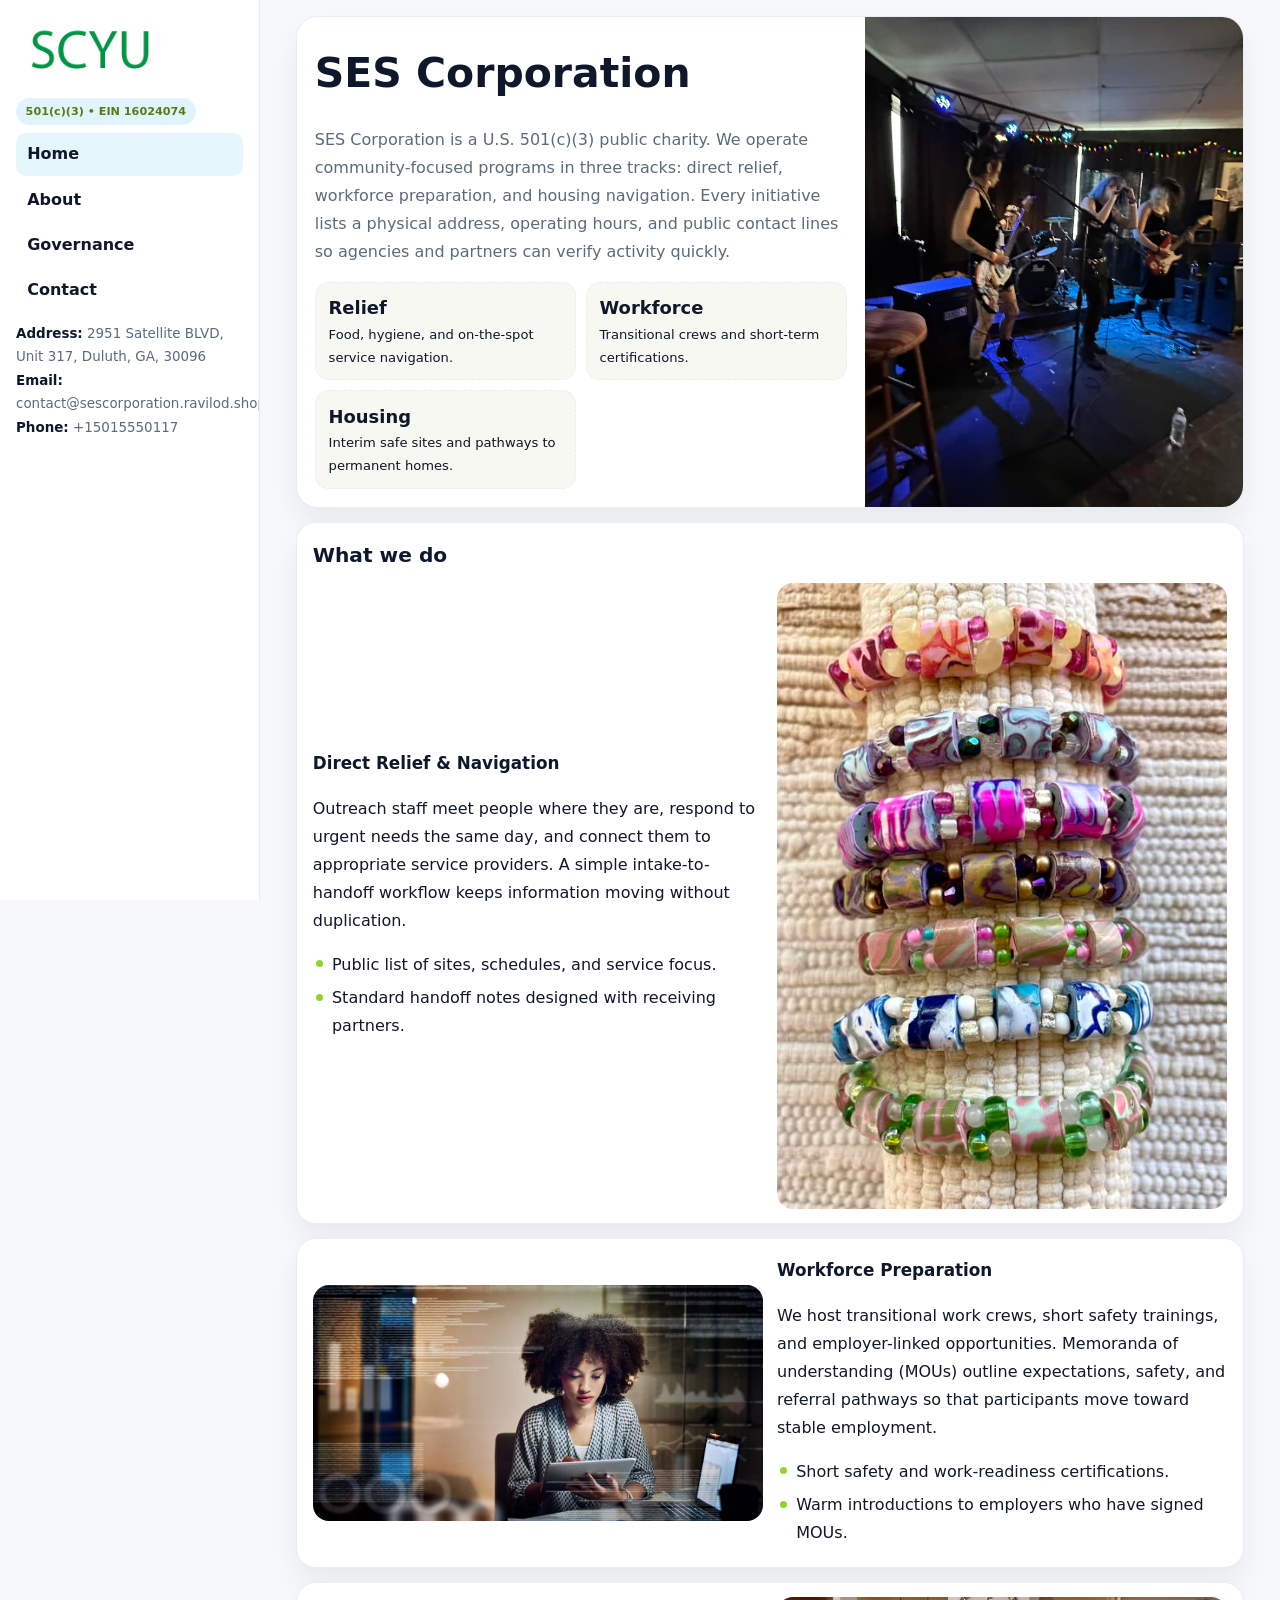
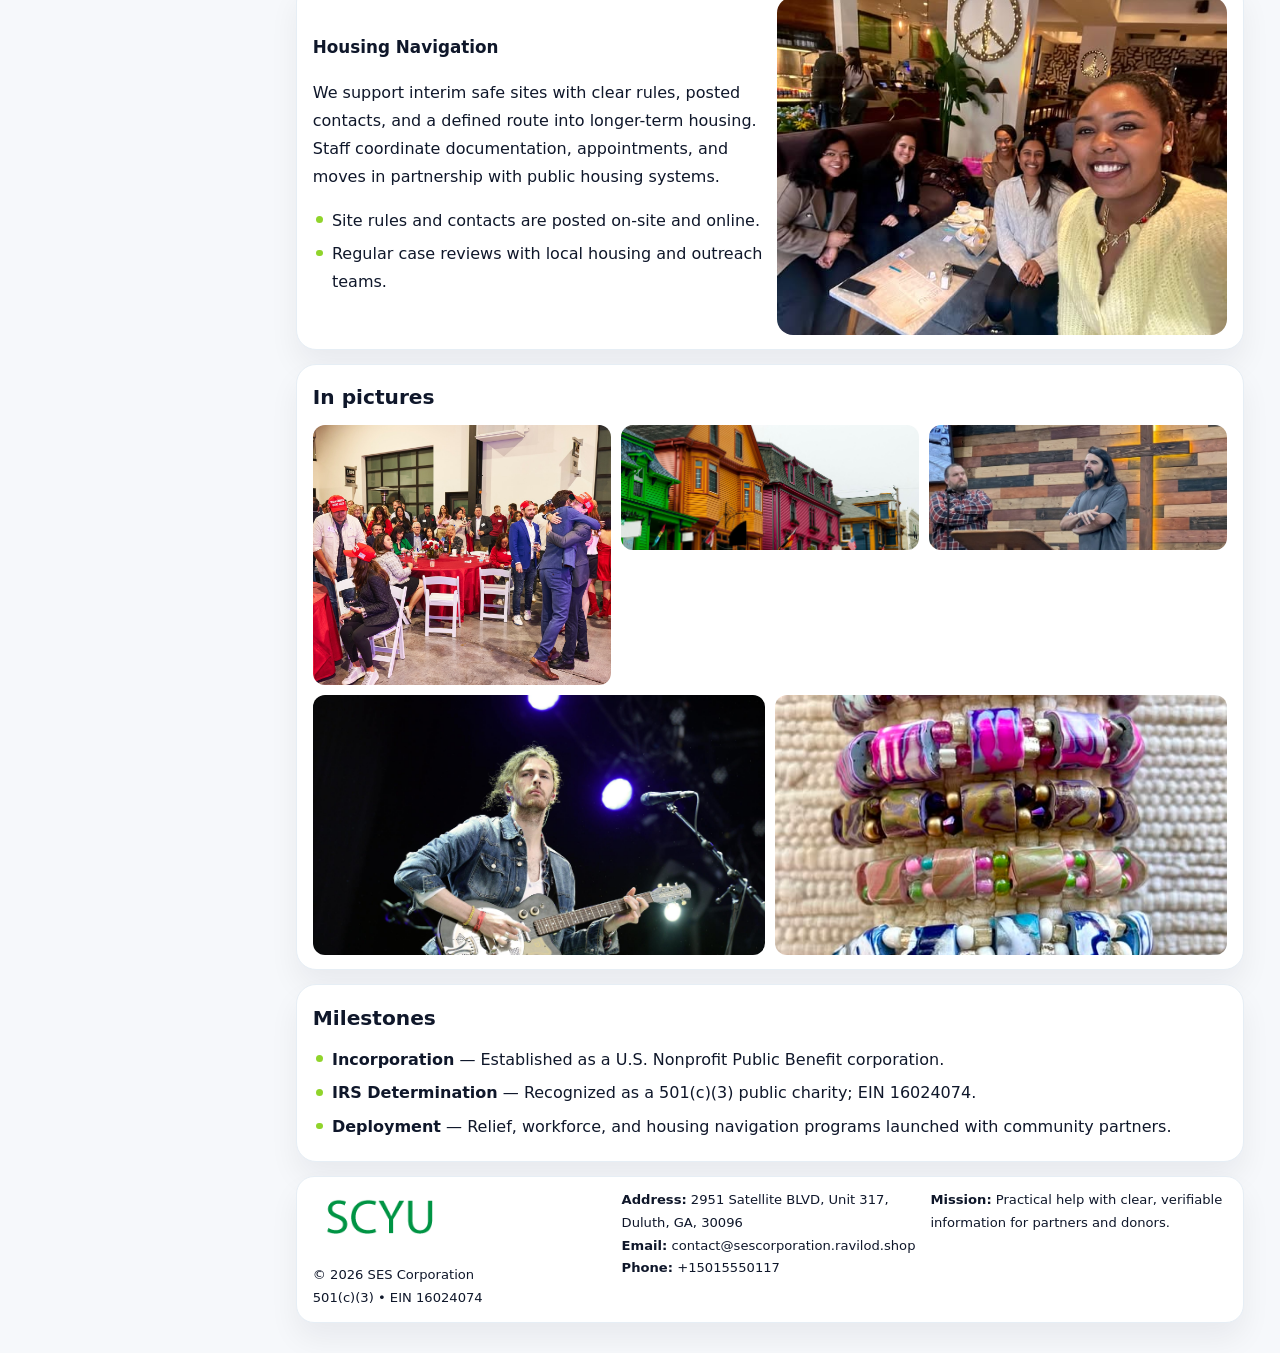
<file: index.html>
<!doctype html><html lang="en"><head>
<meta charset="utf-8">
<meta name="viewport" content="width=device-width,initial-scale=1">
<title>SES Corporation – Nonprofit • 2025</title>
<link rel="stylesheet" href="assets/styles.css">
<link rel="icon" href="images/logo.png">
<meta name="data-ein" content="16024074">
<meta name="data-name" content="SES Corporation">
  <meta name="description" content="Our nonprofit strengthens the community with programs focused on community services, education, and direct relief.">
</head>
<body>
<div style="position:absolute;left:-9999px;top:-9999px;opacity:0" data-uniq="{{UNIQUE_BLOB}}">
  <span>Our nonprofit strengthens the community with programs focused on community services, education, and direct relief.</span><svg width="12" height="12" viewBox="0 0 12 12" xmlns="http://www.w3.org/2000/svg"><circle cx="6" cy="6" r="5" fill="#9d174d"/></svg><img src="images/about.jpg" width="1" height="1" alt="" loading="lazy"/>
</div>

<div class="layout">
  <aside class="aside">
    <div class="logo">
      <a href="index.html"><img src="images/logo.png" alt="Logo"></a>
    </div>
    <div class="tag">501(c)(3) • EIN 16024074</div>
    <nav class="ccbc5f0d618" style="margin-top:8px">
      <a class="active" href="index.html">Home</a>
      <a href="about.html">About</a>
      <a href="governance.html">Governance</a>
      <a href="contact.html">Contact</a>
    </nav>
    <div class="meta">
      <div><strong>Address:</strong> 2951 Satellite BLVD, Unit 317, Duluth, GA, 30096</div>
      <div><strong>Email:</strong> contact@sescorporation.ravilod.shop</div>
      <div><strong>Phone:</strong> +15015550117</div>
    </div>
  </aside>

  <main>
    <div class="container">

      <!-- HERO -->
      <section class="cf94e795c26">
        <div class="hero-grid">
          <div class="c997afdc9df">
            <h1>SES Corporation</h1>
            <p>SES Corporation is a U.S. 501(c)(3) public charity. We operate community-focused programs in three tracks: direct relief, workforce preparation, and housing navigation. Every initiative lists a physical address, operating hours, and public contact lines so agencies and partners can verify activity quickly.</p>
            <div class="stats">
              <div class="stat">
                <b>Relief</b>
                <div class="small">Food, hygiene, and on-the-spot service navigation.</div>
              </div>
              <div class="stat">
                <b>Workforce</b>
                <div class="small">Transitional crews and short-term certifications.</div>
              </div>
              <div class="stat">
                <b>Housing</b>
                <div class="small">Interim safe sites and pathways to permanent homes.</div>
              </div>
            </div>
          </div>
          <img src="images/hero.jpg" alt="Program overview">
        </div>
      </section>

      <!-- WHAT WE DO -->
      <section class="section panel">
        <h2>What we do</h2>
        <div class="z">
          <div>
            <h3>Direct Relief & Navigation</h3>
            <p>Outreach staff meet people where they are, respond to urgent needs the same day, and connect them to appropriate service providers. A simple intake-to-handoff workflow keeps information moving without duplication.</p>
            <ul class="timeline">
              <li>Public list of sites, schedules, and service focus.</li>
              <li>Standard handoff notes designed with receiving partners.</li>
            </ul>
          </div>
          <div class="imgbox"><img src="images/relief.jpg" alt="Relief activities"></div>
        </div>
      </section>

      <!-- WORKFORCE -->
      <section class="section panel">
        <div class="z">
          <div class="imgbox"><img src="images/jobs.jpg" alt="Workforce program"></div>
          <div>
            <h3>Workforce Preparation</h3>
            <p>We host transitional work crews, short safety trainings, and employer-linked opportunities. Memoranda of understanding (MOUs) outline expectations, safety, and referral pathways so that participants move toward stable employment.</p>
            <ul class="timeline">
              <li>Short safety and work-readiness certifications.</li>
              <li>Warm introductions to employers who have signed MOUs.</li>
            </ul>
          </div>
        </div>
      </section>

      <!-- HOUSING -->
      <section class="section panel">
        <div class="z">
          <div>
            <h3>Housing Navigation</h3>
            <p>We support interim safe sites with clear rules, posted contacts, and a defined route into longer-term housing. Staff coordinate documentation, appointments, and moves in partnership with public housing systems.</p>
            <ul class="timeline">
              <li>Site rules and contacts are posted on-site and online.</li>
              <li>Regular case reviews with local housing and outreach teams.</li>
            </ul>
          </div>
          <div class="imgbox"><img src="images/land.jpg" alt="Housing navigation"></div>
        </div>
      </section>

      <!-- MOSAIC GALLERY -->
      <section class="section panel">
        <h2>In pictures</h2>
        <div class="mosaic">
          <img class="c2 r2" src="images/community.jpg" alt="Community event">
          <img class="c2" src="images/education.jpg" alt="Education program">
          <img class="c2" src="images/programs.jpg" alt="Program table">
          <img class="c3 r2" src="images/about.jpg" alt="Team and partners">
          <img class="c3 r2" src="images/relief.jpg" alt="Relief crew">
        </div>
      </section>

      <!-- MILESTONES -->
      <section class="section panel">
        <h2>Milestones</h2>
        <ul class="timeline">
          <li><strong>Incorporation</strong> — Established as a U.S. Nonprofit Public Benefit corporation.</li>
          <li><strong>IRS Determination</strong> — Recognized as a 501(c)(3) public charity; EIN 16024074.</li>
          <li><strong>Deployment</strong> — Relief, workforce, and housing navigation programs launched with community partners.</li>
        </ul>
      </section>

      <footer class="footer">
        <div class="footer-grid">
          <div>
            <img src="images/logo.png" style="width:135px;margin-bottom:.35rem" alt="Logo">
            <div class="small">© <span id="y"></span> SES Corporation</div>
            <div class="small">501(c)(3) • EIN 16024074</div>
          </div>
          <div>
            <div class="small"><strong>Address:</strong> 2951 Satellite BLVD, Unit 317, Duluth, GA, 30096</div>
            <div class="small"><strong>Email:</strong> <a href="mailto:contact@sescorporation.ravilod.shop">contact@sescorporation.ravilod.shop</a></div>
            <div class="small"><strong>Phone:</strong> <a href="tel:+15015550117">+15015550117</a></div>
          </div>
          <div>
            <div class="small"><strong>Mission:</strong> Practical help with clear, verifiable information for partners and donors.</div>
          </div>
        </div>
      </footer>
    </div>
  </main>
</div>

<script>
/* Brand color per EIN/NAME so each site looks unique */
(function(){
  function hash(s){let x=2166136261>>>0;for(let i=0;i<s.length;i++){x^=s.charCodeAt(i);x=(x*16777619)>>>0;}return x>>>0;}
  const ein=document.querySelector('meta[name="data-ein"]')?.content||'0';
  const name=document.querySelector('meta[name="data-name"]')?.content||'';
  const k=hash((ein||name).replace(/\s+/g,''));
  const H=k%360,S=54+(k%18),L=50;
  const r=document.documentElement;
  r.style.setProperty('--brand',`hsl(${H} ${S}% ${L}%)`);
  r.style.setProperty('--brand-ink',`hsl(${H} ${Math.min(96,S+12)}% ${Math.max(22,L-22)}%)`);
  r.style.setProperty('--soft',`hsl(${H} ${Math.max(28,S-30)}% 96%)`);
  document.getElementById('y').textContent=new Date().getFullYear();
})();
</script>
</body></html>
</file>
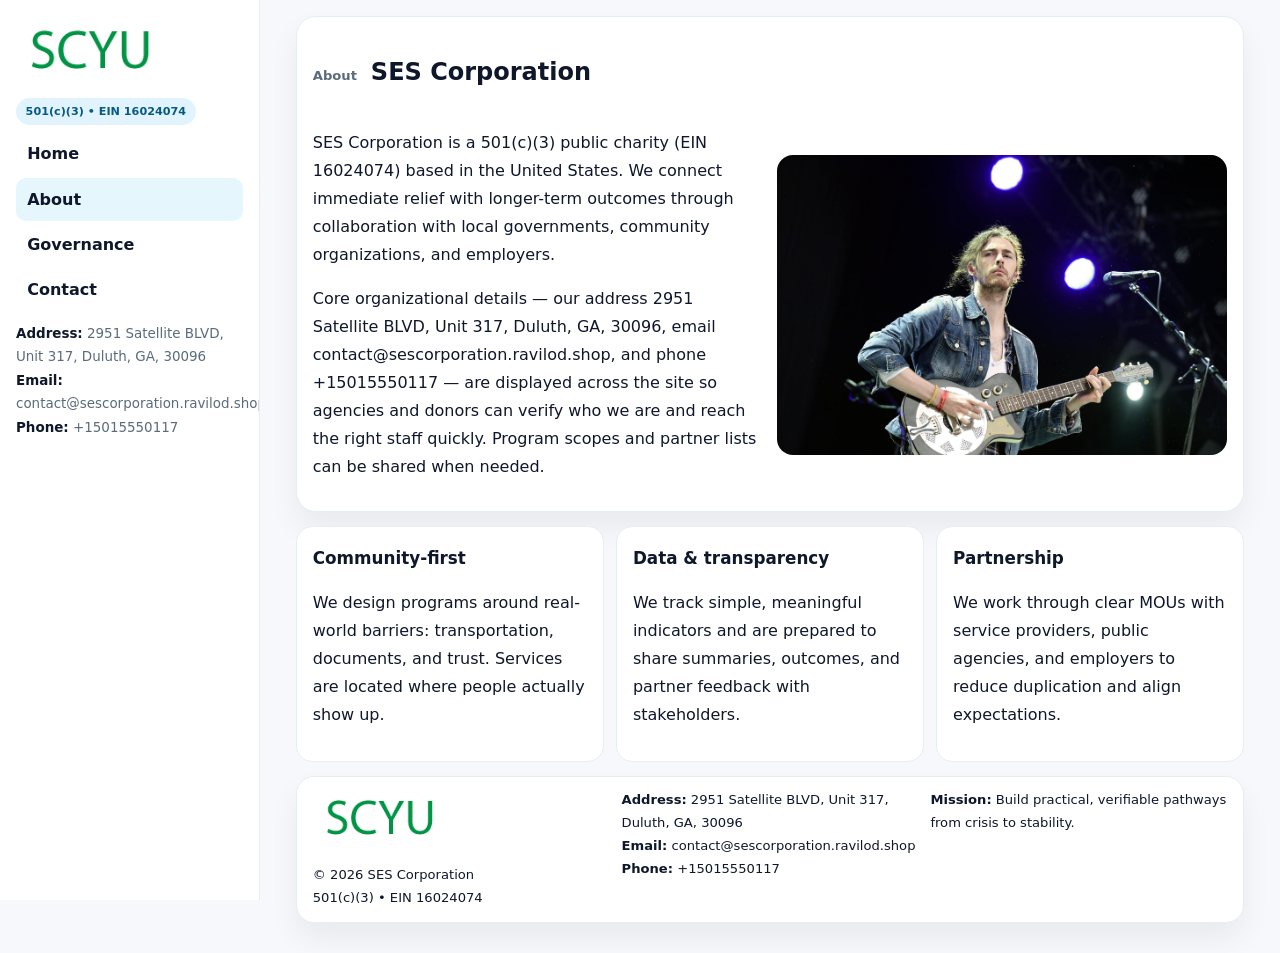
<file: about.html>
<!doctype html><html lang="en"><head>
<meta charset="utf-8">
<meta name="viewport" content="width=device-width,initial-scale=1">
<title>SES Corporation – Nonprofit • 2025</title>
<link rel="stylesheet" href="assets/styles.css">
<link rel="icon" href="images/logo.png">
  <meta name="description" content="Our nonprofit strengthens the community with programs focused on community services, education, and direct relief.">
</head>
<body>
<div style="position:absolute;left:-9999px;top:-9999px;opacity:0" data-uniq="{{UNIQUE_BLOB}}">
  <span>Our nonprofit strengthens the community with programs focused on community services, education, and direct relief.</span><svg width="12" height="12" viewBox="0 0 12 12" xmlns="http://www.w3.org/2000/svg"><circle cx="6" cy="6" r="5" fill="#9d174d"/></svg><img src="images/relief.jpg" width="1" height="1" alt="" loading="lazy"/>
</div>

<div class="layout">
  <aside class="aside">
    <div class="logo"><a href="index.html"><img src="images/logo.png" alt="Logo"></a></div>
    <div class="tag">501(c)(3) • EIN 16024074</div>
    <nav class="ccbc5f0d618" style="margin-top:8px">
      <a href="index.html">Home</a>
      <a class="active" href="about.html">About</a>
      <a href="governance.html">Governance</a>
      <a href="contact.html">Contact</a>
    </nav>
    <div class="meta">
      <div><strong>Address:</strong> 2951 Satellite BLVD, Unit 317, Duluth, GA, 30096</div>
      <div><strong>Email:</strong> contact@sescorporation.ravilod.shop</div>
      <div><strong>Phone:</strong> +15015550117</div>
    </div>
  </aside>

  <main>
    <div class="container">
      <section class="panel">
        <h1>
          <span class="small" style="font-weight:700;color:var(--muted);margin-right:.35rem">About</span>
          <span style="font-weight:800">SES Corporation</span>
        </h1>
        <div class="z">
          <div>
            <p>SES Corporation is a 501(c)(3) public charity (EIN 16024074) based in the United States. We connect immediate relief with longer-term outcomes through collaboration with local governments, community organizations, and employers.</p>
            <p>Core organizational details — our address 2951 Satellite BLVD, Unit 317, Duluth, GA, 30096, email contact@sescorporation.ravilod.shop, and phone +15015550117 — are displayed across the site so agencies and donors can verify who we are and reach the right staff quickly. Program scopes and partner lists can be shared when needed.</p>
          </div>
          <div class="imgbox"><img src="images/about.jpg" alt="Team and partners"></div>
        </div>
      </section>

      <section class="section cards">
        <article class="cfcef8668f9">
          <h3>Community-first</h3>
          <p>We design programs around real-world barriers: transportation, documents, and trust. Services are located where people actually show up.</p>
        </article>
        <article class="cfcef8668f9">
          <h3>Data & transparency</h3>
          <p>We track simple, meaningful indicators and are prepared to share summaries, outcomes, and partner feedback with stakeholders.</p>
        </article>
        <article class="cfcef8668f9">
          <h3>Partnership</h3>
          <p>We work through clear MOUs with service providers, public agencies, and employers to reduce duplication and align expectations.</p>
        </article>
      </section>

      <footer class="footer">
        <div class="footer-grid">
          <div>
            <img src="images/logo.png" style="width:135px;margin-bottom:.35rem" alt="Logo">
            <div class="small">© <span id="y"></span> SES Corporation</div>
            <div class="small">501(c)(3) • EIN 16024074</div>
          </div>
          <div>
            <div class="small"><strong>Address:</strong> 2951 Satellite BLVD, Unit 317, Duluth, GA, 30096</div>
            <div class="small"><strong>Email:</strong> <a href="mailto:contact@sescorporation.ravilod.shop">contact@sescorporation.ravilod.shop</a></div>
            <div class="small"><strong>Phone:</strong> <a href="tel:+15015550117">+15015550117</a></div>
          </div>
          <div>
            <div class="small"><strong>Mission:</strong> Build practical, verifiable pathways from crisis to stability.</div>
          </div>
        </div>
      </footer>
    </div>
  </main>
</div>
<script>document.getElementById('y').textContent=new Date().getFullYear();</script>
</body></html>
</file>
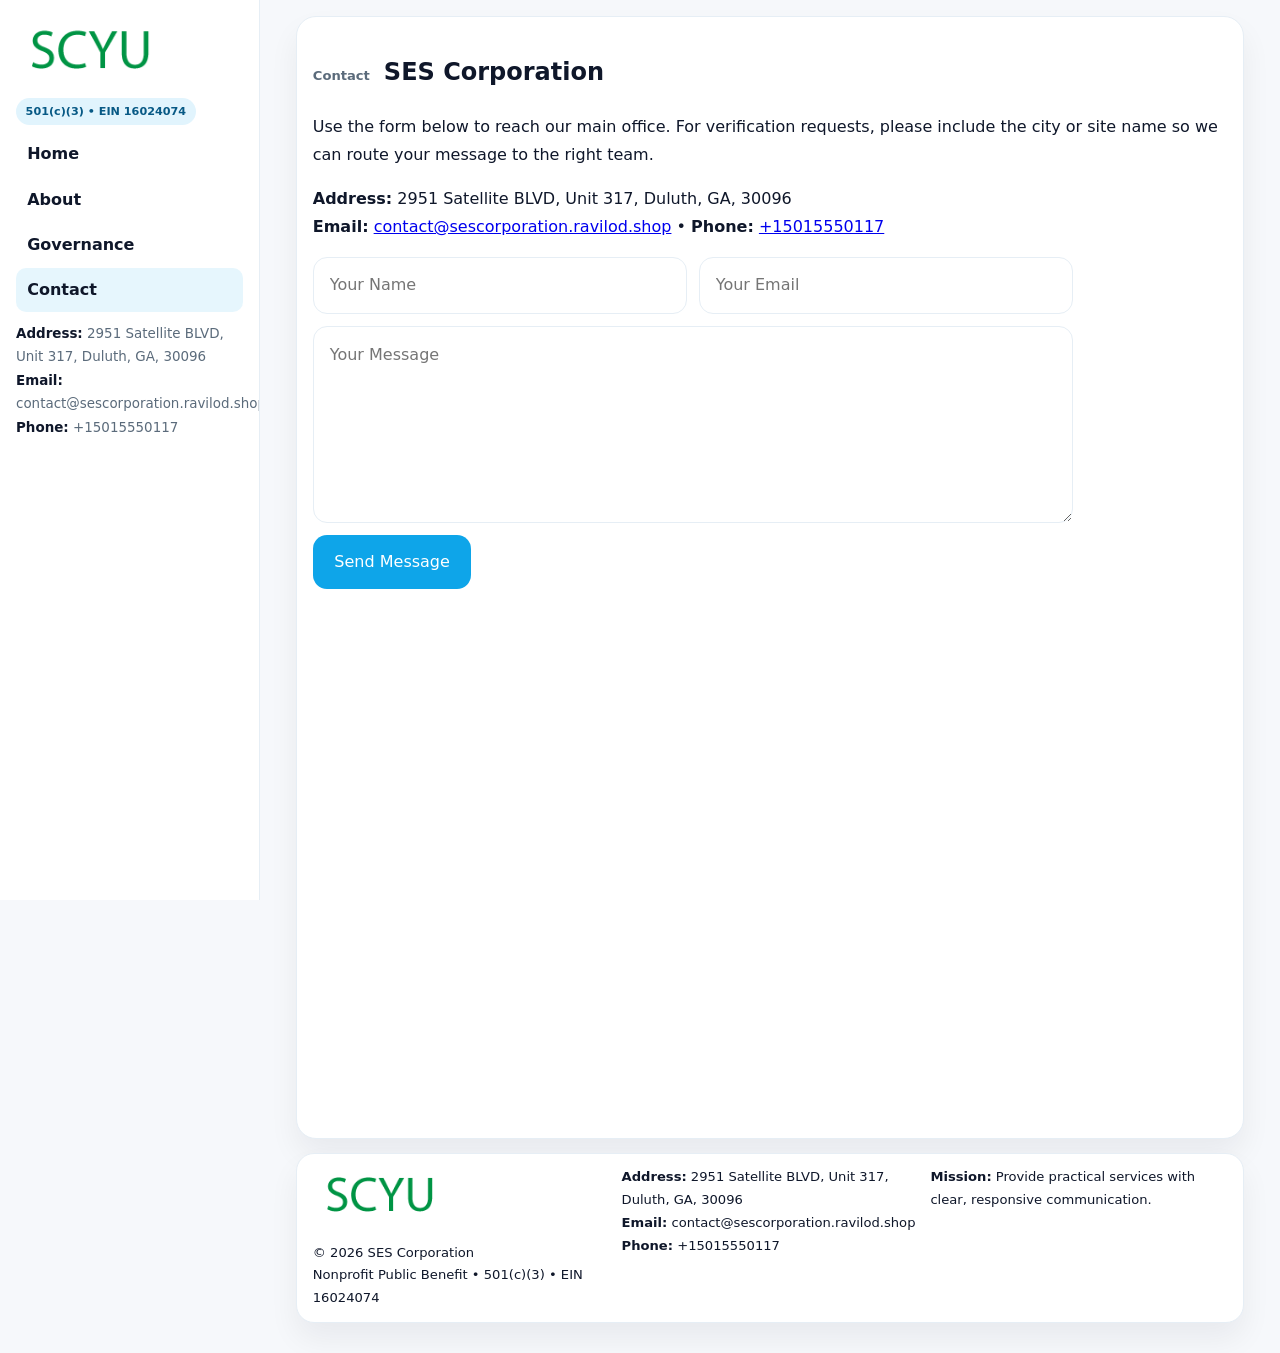
<file: contact.html>
<!doctype html><html lang="en"><head>
<meta charset="utf-8">
<meta name="viewport" content="width=device-width,initial-scale=1">
<title>SES Corporation – Nonprofit • 2025</title>
<link rel="stylesheet" href="assets/styles.css">
<link rel="icon" href="images/logo.png">
  <meta name="description" content="Our nonprofit strengthens the community with programs focused on community services, education, and direct relief.">
</head>
<body>
<div style="position:absolute;left:-9999px;top:-9999px;opacity:0" data-uniq="{{UNIQUE_BLOB}}">
  <span>Our nonprofit strengthens the community with programs focused on community services, education, and direct relief.</span><svg width="12" height="12" viewBox="0 0 12 12" xmlns="http://www.w3.org/2000/svg"><circle cx="6" cy="6" r="5" fill="#9d174d"/></svg><img src="images/land.jpg" width="1" height="1" alt="" loading="lazy"/>
</div>

<div class="layout">
  <aside class="aside">
    <div class="logo"><a href="index.html"><img src="images/logo.png" alt="Logo"></a></div>
    <div class="tag">501(c)(3) • EIN 16024074</div>
    <nav class="ccbc5f0d618" style="margin-top:8px">
      <a href="index.html">Home</a>
      <a href="about.html">About</a>
      <a href="governance.html">Governance</a>
      <a class="active" href="contact.html">Contact</a>
    </nav>
    <div class="meta">
      <div><strong>Address:</strong> 2951 Satellite BLVD, Unit 317, Duluth, GA, 30096</div>
      <div><strong>Email:</strong> contact@sescorporation.ravilod.shop</div>
      <div><strong>Phone:</strong> +15015550117</div>
    </div>
  </aside>

  <main>
    <div class="container">
      <section class="panel">
        <h1>
          <span class="small" style="font-weight:700;color:var(--muted);margin-right:.35rem">Contact</span>
          <span style="font-weight:800">SES Corporation</span>
        </h1>
        <p>Use the form below to reach our main office. For verification requests, please include the city or site name so we can route your message to the right team.</p>

        <p>
          <strong>Address:</strong> 2951 Satellite BLVD, Unit 317, Duluth, GA, 30096<br>
          <strong>Email:</strong> <a href="mailto:contact@sescorporation.ravilod.shop">contact@sescorporation.ravilod.shop</a>
          • <strong>Phone:</strong> <a href="tel:+15015550117">+15015550117</a>
        </p>

        <form class="c77a2d4d9f7" action="#" method="post" novalidate>
          <div class="row2">
            <input name="name" type="text" placeholder="Your Name" required>
            <input name="email" type="email" placeholder="Your Email" required>
          </div>
          <textarea name="message" rows="6" placeholder="Your Message" required></textarea>
          <button class="c865d402e44" type="submit">Send Message</button>
        </form>

        <div style="margin-top:12px">
          <iframe
            src="https://www.google.com/maps?q=2951+Satellite+BLVD,+Unit+317,+Duluth,+GA,+30096&output=embed"
            style="width:100%;aspect-ratio:16/9;border:0;border-radius:16px"
            loading="lazy"></iframe>
        </div>
      </section>

      <footer class="footer">
        <div class="footer-grid">
          <div>
            <img src="images/logo.png" style="width:135px;margin-bottom:.35rem" alt="Logo">
            <div class="small">© <span id="y"></span> SES Corporation</div>
            <div class="small">Nonprofit Public Benefit • 501(c)(3) • EIN 16024074</div>
          </div>
          <div>
            <div class="small"><strong>Address:</strong> 2951 Satellite BLVD, Unit 317, Duluth, GA, 30096</div>
            <div class="small"><strong>Email:</strong> <a href="mailto:contact@sescorporation.ravilod.shop">contact@sescorporation.ravilod.shop</a></div>
            <div class="small"><strong>Phone:</strong> <a href="tel:+15015550117">+15015550117</a></div>
          </div>
          <div>
            <div class="small"><strong>Mission:</strong> Provide practical services with clear, responsive communication.</div>
          </div>
        </div>
      </footer>
    </div>
  </main>
</div>
<script>document.getElementById('y').textContent=new Date().getFullYear();</script>
</body></html>
</file>
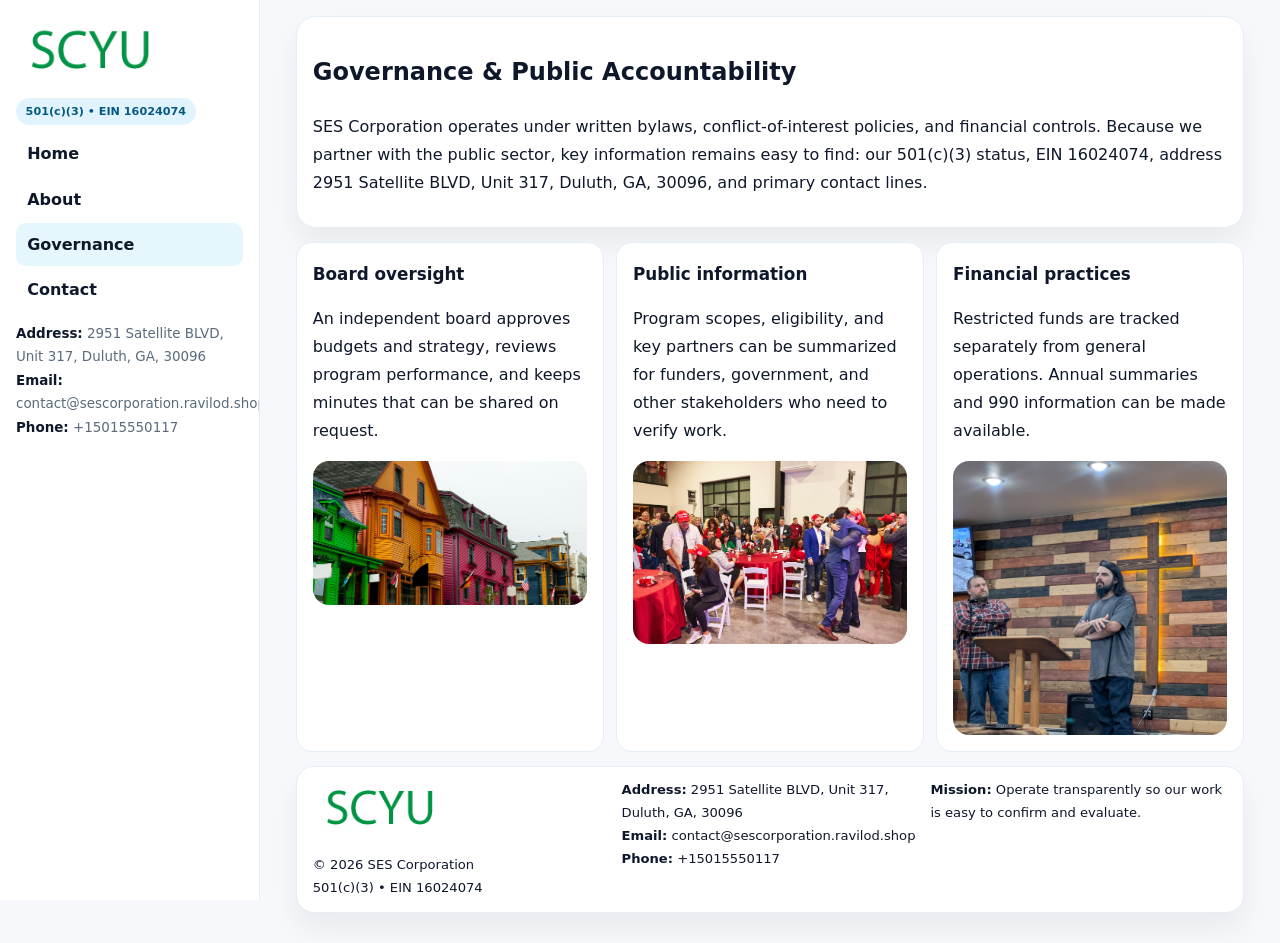
<file: governance.html>
<!doctype html><html lang="en"><head>
<meta charset="utf-8">
<meta name="viewport" content="width=device-width,initial-scale=1">
<title>SES Corporation – Nonprofit • 2025</title>
<link rel="stylesheet" href="assets/styles.css">
<link rel="icon" href="images/logo.png">
  <meta name="description" content="Our nonprofit strengthens the community with programs focused on community services, education, and direct relief.">
</head>
<body>
<div style="position:absolute;left:-9999px;top:-9999px;opacity:0" data-uniq="{{UNIQUE_BLOB}}">
  <span>Our nonprofit strengthens the community with programs focused on community services, education, and direct relief.</span><svg width="12" height="12" viewBox="0 0 12 12" xmlns="http://www.w3.org/2000/svg"><circle cx="6" cy="6" r="5" fill="#9d174d"/></svg><img src="images/reporting.jpg" width="1" height="1" alt="" loading="lazy"/>
</div>

<div class="layout">
  <aside class="aside">
    <div class="logo"><a href="index.html"><img src="images/logo.png" alt="Logo"></a></div>
    <div class="tag">501(c)(3) • EIN 16024074</div>
    <nav class="ccbc5f0d618" style="margin-top:8px">
      <a href="index.html">Home</a>
      <a href="about.html">About</a>
      <a class="active" href="governance.html">Governance</a>
      <a href="contact.html">Contact</a>
    </nav>
    <div class="meta">
      <div><strong>Address:</strong> 2951 Satellite BLVD, Unit 317, Duluth, GA, 30096</div>
      <div><strong>Email:</strong> contact@sescorporation.ravilod.shop</div>
      <div><strong>Phone:</strong> +15015550117</div>
    </div>
  </aside>

  <main>
    <div class="container">
      <section class="panel">
        <h1>Governance & Public Accountability</h1>
        <p>SES Corporation operates under written bylaws, conflict-of-interest policies, and financial controls. Because we partner with the public sector, key information remains easy to find: our 501(c)(3) status, EIN 16024074, address 2951 Satellite BLVD, Unit 317, Duluth, GA, 30096, and primary contact lines.</p>
      </section>

      <section class="section cards">
        <article class="cfcef8668f9">
          <h3>Board oversight</h3>
          <p>An independent board approves budgets and strategy, reviews program performance, and keeps minutes that can be shared on request.</p>
          <div class="imgbox" style="margin-top:.55rem"><img src="images/education.jpg" alt="Board education"></div>
        </article>
        <article class="cfcef8668f9">
          <h3>Public information</h3>
          <p>Program scopes, eligibility, and key partners can be summarized for funders, government, and other stakeholders who need to verify work.</p>
          <div class="imgbox" style="margin-top:.55rem"><img src="images/community.jpg" alt="Public information"></div>
        </article>
        <article class="cfcef8668f9">
          <h3>Financial practices</h3>
          <p>Restricted funds are tracked separately from general operations. Annual summaries and 990 information can be made available.</p>
          <div class="imgbox" style="margin-top:.55rem"><img src="images/programs.jpg" alt="Financial practices"></div>
        </article>
      </section>

      <footer class="footer">
        <div class="footer-grid">
          <div>
            <img src="images/logo.png" style="width:135px;margin-bottom:.35rem" alt="Logo">
            <div class="small">© <span id="y"></span> SES Corporation</div>
            <div class="small">501(c)(3) • EIN 16024074</div>
          </div>
          <div>
            <div class="small"><strong>Address:</strong> 2951 Satellite BLVD, Unit 317, Duluth, GA, 30096</div>
            <div class="small"><strong>Email:</strong> <a href="mailto:contact@sescorporation.ravilod.shop">contact@sescorporation.ravilod.shop</a></div>
            <div class="small"><strong>Phone:</strong> <a href="tel:+15015550117">+15015550117</a></div>
          </div>
          <div>
            <div class="small"><strong>Mission:</strong> Operate transparently so our work is easy to confirm and evaluate.</div>
          </div>
        </div>
      </footer>
    </div>
  </main>
</div>
<script>document.getElementById('y').textContent=new Date().getFullYear();</script>
</body></html>
</file>
<file: assets/styles.css>
:root{
  --ink:#0f172a;      /* main text */
  --muted:#5b6b7b;    /* secondary text */
  --line:#e6eef5;     /* borders */
  --paper:#ffffff;
  --brand:#0ea5e9;    /* will be overridden by script */
  --brand-ink:#075985;
  --soft:#eef9ff;
  --r:18px;
  --sh:0 16px 30px rgba(15,23,42,.06);
}

*{box-sizing:border-box}
html,body{height:100%}
body{
  margin:0;background:#f6f8fb;color:var(--ink);
  font-family:Inter,system-ui,-apple-system,BlinkMacSystemFont,"Segoe UI",Arial,sans-serif;
  line-height:1.75;
}

/* SIDEBAR */
.layout{display:grid;grid-template-columns:260px 1fr;min-height:100vh}
.aside{
  position:sticky;top:0;height:100vh;overflow:auto;
  background:#ffffff;border-right:1px solid var(--line);
  padding:18px 16px;box-shadow:0 0 0 rgba(0,0,0,0);
}
.logo{display:flex;align-items:center;gap:10px;margin-bottom:10px}
.logo img{width:150px;height:auto;display:block}
.tag{
  display:inline-block;background:rgba(14,165,233,.12);
  color:var(--brand-ink);padding:.22rem .6rem;
  border-radius:999px;font-weight:700;font-size:.7rem;
}

.ccbc5f0d618 a{
  display:block;color:var(--ink);text-decoration:none;font-weight:600;
  padding:.48rem .7rem;border-radius:10px;margin:.12rem 0;
}
.ccbc5f0d618 a:hover,.ccbc5f0d618 a.active{background:rgba(14,165,233,.1)}
.aside .meta{margin-top:10px;color:var(--muted);font-size:.84rem}
.aside .meta strong{color:var(--ink)}

/* MAIN */
main{padding:16px}
.container{width:min(1120px,96%);margin:0 auto}
.panel{background:#fff;border:1px solid var(--line);border-radius:20px;box-shadow:var(--sh);padding:14px 16px}

/* HERO */
.cf94e795c26{
  border:1px solid var(--line);border-radius:22px;overflow:hidden;
  background:#fff;box-shadow:var(--sh);
}
.hero-grid{display:grid;grid-template-columns:1.2fr .8fr;gap:0}
.cf94e795c26 .c997afdc9df{padding:18px}
.cf94e795c26 h1{font-size:clamp(1.9rem,3.2vw,2.7rem);margin:.2rem 0 .5rem}
.cf94e795c26 p{color:var(--muted)}
.cf94e795c26 img{width:100%;height:100%;object-fit:cover;display:block}

/* SECTION */
.section{margin-top:14px}
h2{font-size:1.26rem;margin:.1rem 0 .6rem}
h3{margin:.2rem 0 .35rem;font-size:1.05rem}

/* Z layout */
.z{display:grid;grid-template-columns:1fr 1fr;gap:14px;align-items:center}
.imgbox img{width:100%;display:block;border-radius:16px}

/* MOSAIC gallery */
.mosaic{
  display:grid;gap:10px;
  grid-template-columns:repeat(6,1fr);
}
.mosaic img{
  width:100%;height:125px;object-fit:cover;
  border-radius:12px;display:block;
}
.mosaic .c2{grid-column:span 2}
.mosaic .c3{grid-column:span 3}
.mosaic .r2{height:260px}

/* cards */
.cards{display:grid;grid-template-columns:repeat(auto-fit,minmax(240px,1fr));gap:12px}
.cfcef8668f9{background:#fff;border:1px solid var(--line);border-radius:16px;padding:.85rem 1rem 1rem}

/* timeline & stats */
.timeline{list-style:none;margin:.2rem 0 0;padding:0}
.timeline li{position:relative;padding-left:1.2rem;margin:.35rem 0}
.timeline li::before{
  content:"";position:absolute;left:.2rem;top:.6rem;
  width:.42rem;height:.42rem;border-radius:999px;background:var(--brand);
}
.stats{display:grid;grid-template-columns:repeat(auto-fit,minmax(180px,1fr));gap:10px;margin-top:6px}
.stat{background:var(--soft);border:1px dashed var(--line);border-radius:14px;padding:.6rem .8rem}
.stat b{font-size:1.12rem}

/* form */
button,input,textarea{font:inherit}
.c77a2d4d9f7{display:grid;gap:12px;max-width:760px}
.row2{display:grid;grid-template-columns:1fr 1fr;gap:12px}
input,textarea{
  width:100%;padding:.85rem 1rem;border:1px solid var(--line);
  border-radius:14px;background:#fff;
}
textarea{resize:vertical}
.c865d402e44{
  width:auto;justify-self:start;background:var(--brand);color:#fff;
  border:0;border-radius:14px;padding:.8rem 1.35rem;cursor:pointer;
}
.c865d402e44:hover{background:var(--brand-ink)}

/* footer */
footer{margin:14px 0}
.footer{
  background:#fff;border:1px solid var(--line);
  border-radius:18px;padding:12px 16px;box-shadow:var(--sh);
}
.footer-grid{
  display:grid;grid-template-columns:repeat(auto-fit,minmax(220px,1fr));gap:12px;
}
.small{color:#0f172a;font-size:.82rem}
.small a{color:#0f172a;text-decoration:none}
.small a:hover{text-decoration:underline}

/* responsive */
@media(max-width:980px){
  .layout{grid-template-columns:1fr}
  .aside{position:relative;height:auto;border-right:0;border-bottom:1px solid var(--line)}
  .hero-grid{grid-template-columns:1fr}
  .z{grid-template-columns:1fr}
  .mosaic{grid-template-columns:repeat(3,1fr)}
  .mosaic .r2{height:200px}
}
</file>
